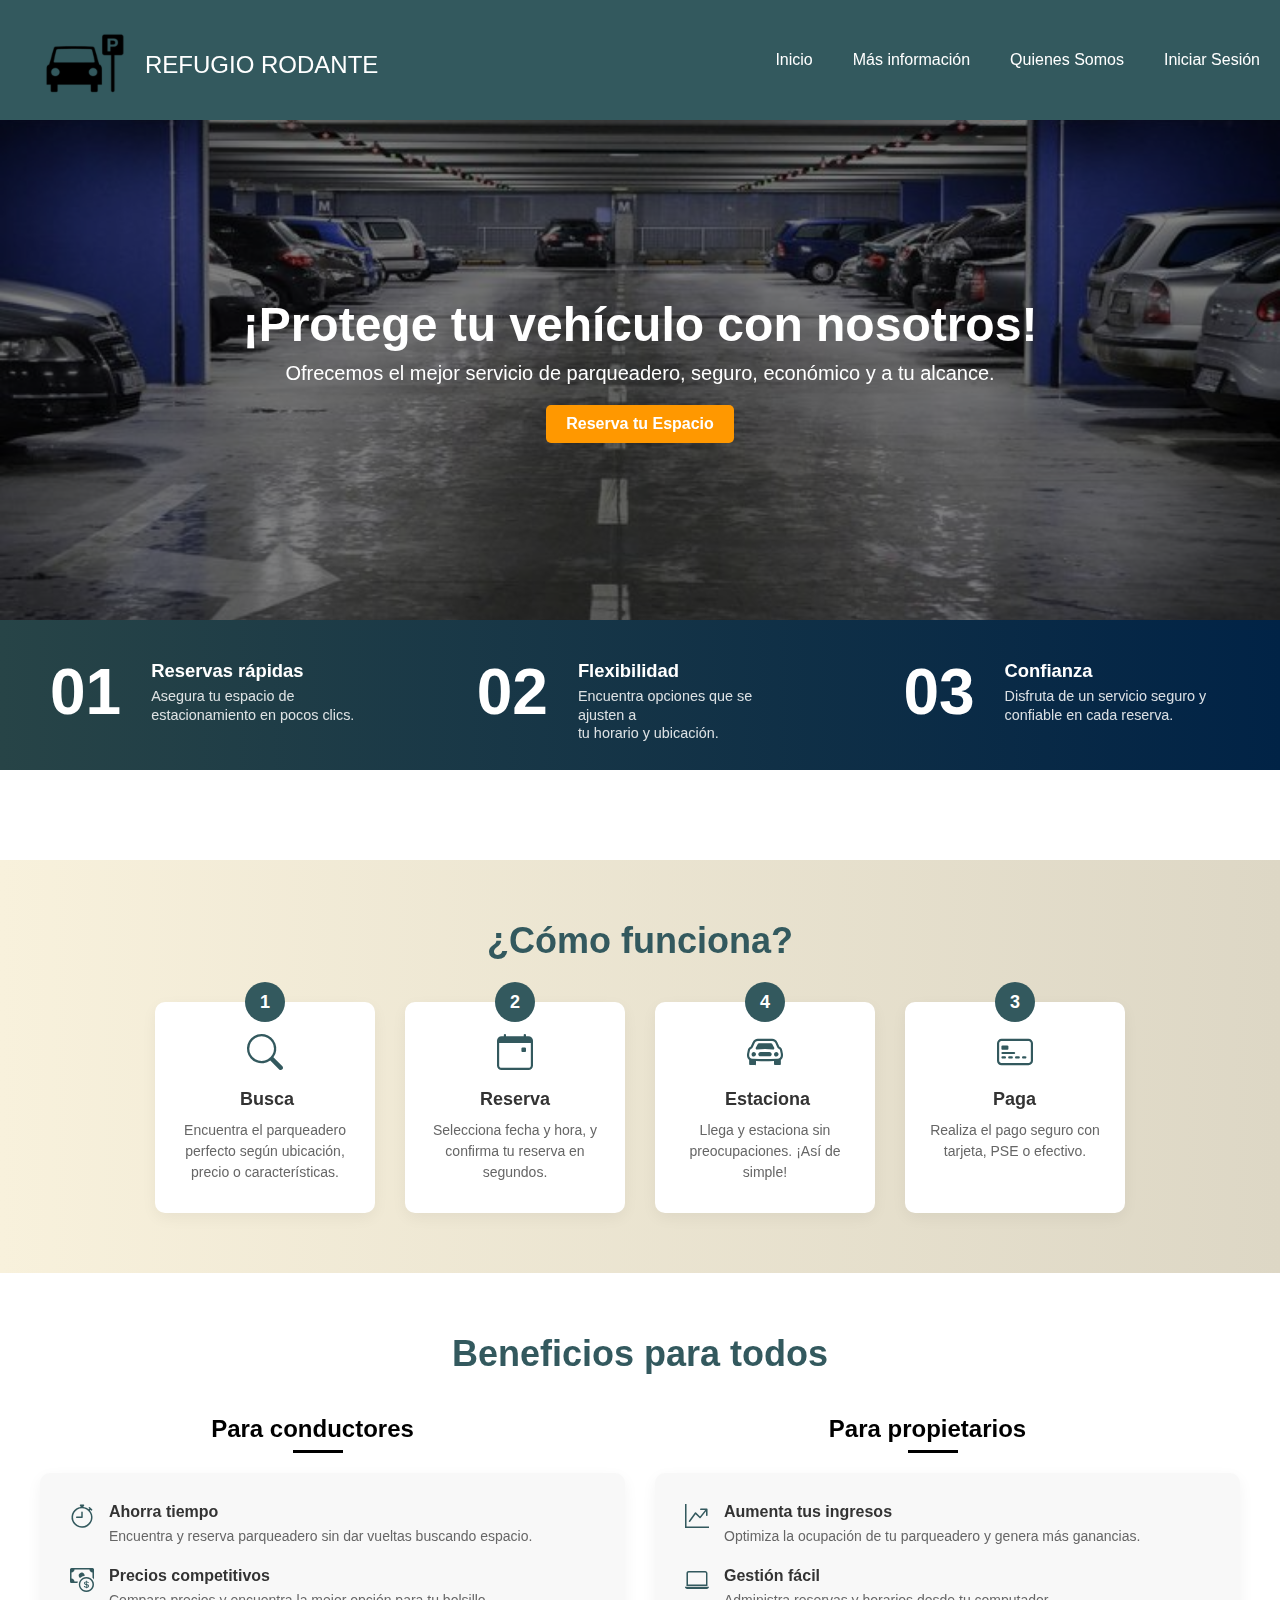
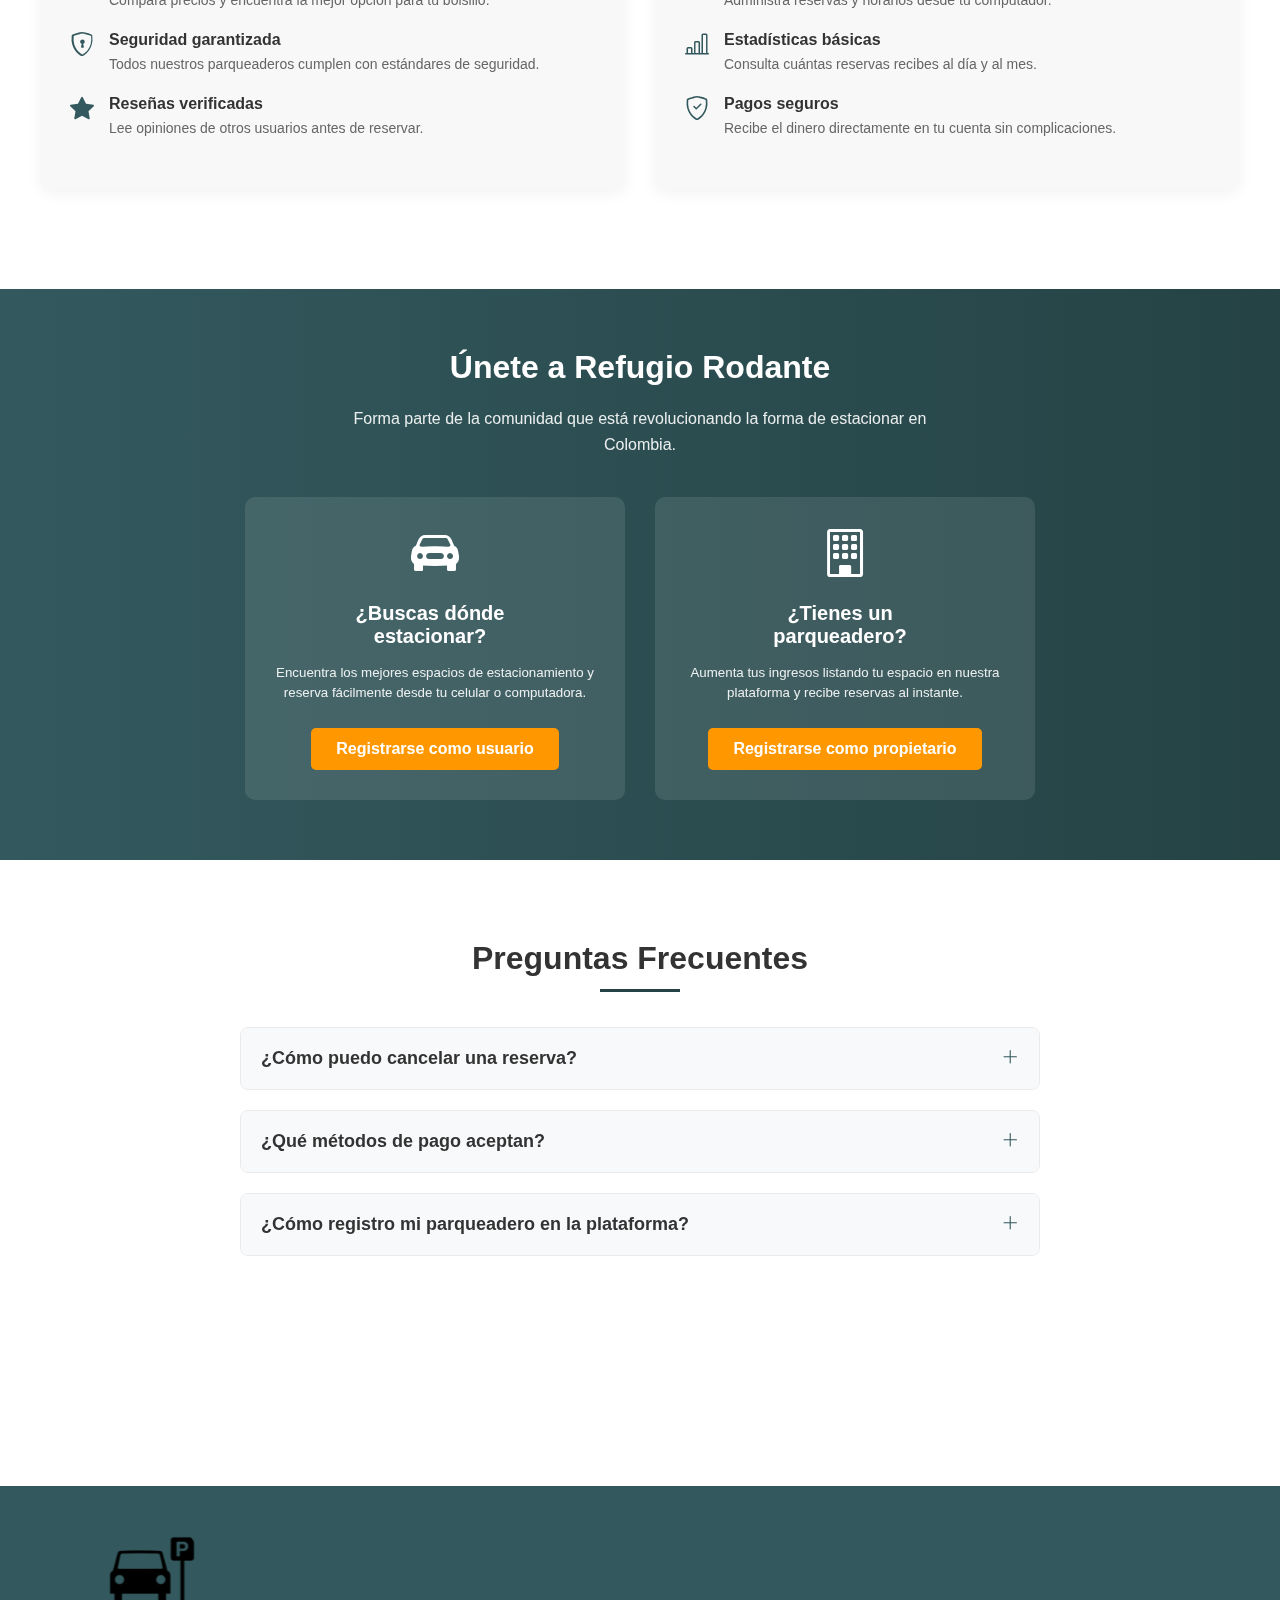
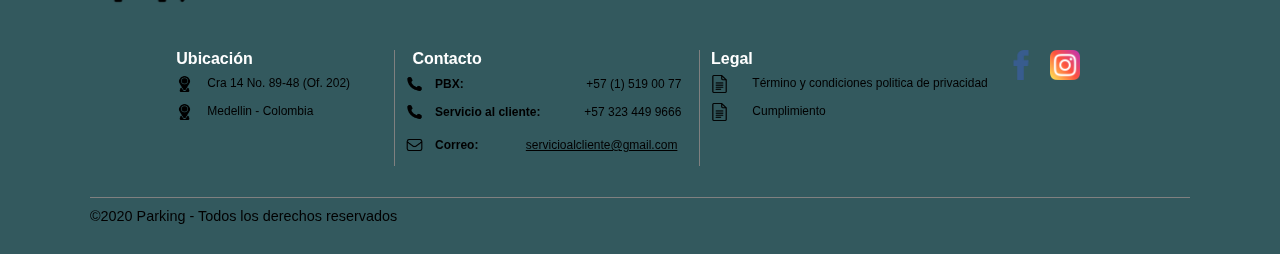
<file: index.html>
<!DOCTYPE html>
<html lang="es">

<head>
    <meta charset="UTF-8">
    <meta name="viewport" content="width=device-width, initial-scale=1.0">
    <title> Inicio </title>
    <link rel="stylesheet" href="index.css">
    <link rel="shortcut icon" href="https://cdn.sstatic.net/Sites/es/img/favicon.ico?v=a8def514be8a">
    <link rel="stylesheet" href="https://cdn.jsdelivr.net/npm/bootstrap-icons@1.10.5/font/bootstrap-icons.css">
    <link rel="stylesheet" href="https://cdn.jsdelivr.net/npm/bootstrap-icons@1.10.5/font/bootstrap-icons.css">



</head>
<style>
    .hero {
        background-image: url('principal.png');
    }

    .nav-link-wrapper a {
        text-decoration: none;
        /* Quita el subrayado */
        color: white;
        /* Texto blanco */

        padding: 10px;
        transition: color 0.3s ease;
    }
</style>

<body>

    <header>
        <div class="logo-container">
            <div class="left-side">
                <a href=""><img src="refugiorodante2.png" alt="Logo"></a>
            </div>
            <div class="right-side">
                <h1>REFUGIO RODANTE</h1>
            </div>

            <!-- Botón de menú hamburguesa -->
            <div class="menu-toggle" id="menu-toggle">
                <div class="bar"></div>
                <div class="bar"></div>
                <div class="bar"></div>
            </div>
        </div>

        <!-- Enlaces de navegación -->
        <nav id="nav-menu" class="nav-links">
            <div class="nav-link-wrapper"><a href="index.html">Inicio</a></div>
            <div class="nav-link-wrapper"><a href="informacion.html">Más información</a></div>
            <div class="nav-link-wrapper"><a href="quienessomos.html">Quienes Somos</a></div>
            <div class="nav-link-wrapper"><a href="login.html">Iniciar Sesión</a></div>
            <!-- <div  class="nav-link-wrapper"><a href="index.php?pagina=registro">Registrarse</a></div> -->
        </nav>
    </header>

    <section class="hero">
        <div class="hero-content">
            <h1 style="color: white;">¡Protege tu vehículo con nosotros!</h1>
            <p style="color: white;">Ofrecemos el mejor servicio de parqueadero, seguro, económico y a tu alcance.</p>
            <a href="login.html" class="btn">Reserva tu Espacio</a>
        </div>
    </section>

    <!-- ================================1,2,3================================== -->

    <div class="banner-ventajas">
        <div class="ventaja">
            <div class="numero">01</div>
            <div class="contenido">
                <div class="titulo">Reservas rápidas</div>
                <div class="descripcion">Asegura tu espacio de
                    estacionamiento en pocos clics.</div>
            </div>
        </div>

        <div class="ventaja">
            <div class="numero">02</div>
            <div class="contenido">
                <div class="titulo">Flexibilidad</div>
                <div class="descripcion">Encuentra opciones que se ajusten a
                    tu horario y ubicación.</div>
            </div>
        </div>

        <div class="ventaja">
            <div class="numero">03</div>
            <div class="contenido">
                <div class="titulo">Confianza</div>
                <div class="descripcion">Disfruta de un servicio seguro y
                    confiable en cada reserva.</div>
            </div>
        </div>
    </div>

    <br><br><br><br><br>

    <!-- CÓMO FUNCIONA -->
    <section class="como-funciona">
        <h2 class="titulo-seccion">¿Cómo funciona?</h2>
        <div class="contenedor-pasos">
            <div class="paso">
                <div class="numero-paso">1</div>
                <div class="icono-paso"><i class="bi bi-search"></i></div>
                <h3 class="titulo-paso" style="margin-left: 65px;">Busca</h3>
                <p class="descripcion-paso">Encuentra el parqueadero perfecto según ubicación, precio o características.</p>
            </div>
            <div class="paso">
                <div class="numero-paso">2</div>
                <div class="icono-paso"><i class="bi bi-calendar-event"></i></div>
                <h3 class="titulo-paso" style="margin-left: 55px;">Reserva</h3>
                <p class="descripcion-paso">Selecciona fecha y hora, y confirma tu reserva en segundos.</p>
            </div>
            <div class="paso">
                <div class="numero-paso">4</div>
                <div class="icono-paso"><i class="bi bi-car-front"></i></div>
                <h3 class="titulo-paso" style="margin-left: 50px;">Estaciona</h3>
                <p class="descripcion-paso">Llega y estaciona sin preocupaciones. ¡Así de simple!</p>
            </div>
            <div class="paso">
                <div class="numero-paso">3</div>
                <div class="icono-paso"><i class="bi bi-credit-card-2-front"></i></div>
                <h3 class="titulo-paso" style="margin-left: 68px;">Paga</h3>
                <p class="descripcion-paso">Realiza el pago seguro con tarjeta, PSE o efectivo.</p>
            </div>
        </div>
    </section>


    <!-- =======================================BENEFICIOS=================================== -->
    <section class="beneficios">
        <h2 class="titulo-seccion">Beneficios para todos</h2>
        <div class="contenedor-beneficios">
            <div class="columna-beneficio">
                <h3 class="titulo-beneficio">Para conductores</h3>
                <div class="lista-beneficios">
                    <div class="item-beneficio">
                        <div class="icono-beneficio"><i class="bi bi-stopwatch"></i></div>
                        <div class="texto-beneficio">
                            <h4>Ahorra tiempo</h4>
                            <p>Encuentra y reserva parqueadero sin dar vueltas buscando espacio.</p>
                        </div>
                    </div>
                    <div class="item-beneficio">
                        <div class="icono-beneficio"><i class="bi bi-cash-coin"></i></div>
                        <div class="texto-beneficio">
                            <h4>Precios competitivos</h4>
                            <p>Compara precios y encuentra la mejor opción para tu bolsillo.</p>
                        </div>
                    </div>
                    <div class="item-beneficio">
                        <div class="icono-beneficio"><i class="bi bi-shield-lock"></i></div>
                        <div class="texto-beneficio">
                            <h4>Seguridad garantizada</h4>
                            <p>Todos nuestros parqueaderos cumplen con estándares de seguridad.</p>
                        </div>
                    </div>
                    <div class="item-beneficio">
                        <div class="icono-beneficio"><i class="bi bi-star-fill"></i></div>
                        <div class="texto-beneficio">
                            <h4>Reseñas verificadas</h4>
                            <p>Lee opiniones de otros usuarios antes de reservar.</p>
                        </div>
                    </div>
                </div>
            </div>
            <div class="columna-beneficio">
                <h3 class="titulo-beneficio">Para propietarios</h3>
                <div class="lista-beneficios">
                    <div class="item-beneficio">
                        <div class="icono-beneficio"><i class="bi-graph-up-arrow"></i></div>
                        <div class="texto-beneficio">
                            <h4>Aumenta tus ingresos</h4>
                            <p>Optimiza la ocupación de tu parqueadero y genera más ganancias.</p>
                        </div>
                    </div>
                    <div class="item-beneficio">
                        <div class="icono-beneficio"><i class="bi-laptop"></i></div>
                        <div class="texto-beneficio">
                            <h4>Gestión fácil</h4>
                            <p>Administra reservas y horarios desde tu computador.</p>
                        </div>
                    </div>
                    <div class="item-beneficio">
                        <div class="icono-beneficio"><i class="bi-bar-chart-line"></i></div>
                        <div class="texto-beneficio">
                            <h4>Estadísticas básicas</h4>
                            <p>Consulta cuántas reservas recibes al día y al mes.</p>
                        </div>
                    </div>
                    <div class="item-beneficio">
                        <div class="icono-beneficio"><i class="bi-shield-check"></i></div>
                        <div class="texto-beneficio">
                            <h4>Pagos seguros</h4>
                            <p>Recibe el dinero directamente en tu cuenta sin complicaciones.</p>
                        </div>
                    </div>
                </div>
            </div>
        </div>
    </section>



    <!-- REGISTRO DUAL -->
    <section class="seccion-registro">
        <h2 class="titulo-registro">Únete a Refugio Rodante</h2>
        <p class="descripcion-registro">Forma parte de la comunidad que está revolucionando la forma de estacionar en Colombia.</p>
        <div class="opciones-registro">
            <div class="opciones-registro">
                <div class="opcion-registro">
                    <div class="icono-registro">
                        <i class="bi bi-car-front-fill"></i>
                    </div>
                    <h3 class="titulo-opcion-registro">¿Buscas dónde estacionar?</h3>
                    <p class="descripcion-opcion-registro">
                        Encuentra los mejores espacios de estacionamiento y reserva fácilmente desde tu celular o computadora.
                    </p>
                    <a href="login.html" class="boton-registro">Registrarse como usuario</a>
                </div>
                <div class="opcion-registro">
                    <div class="icono-registro">
                        <i class="bi bi-building"></i>
                    </div>
                    <h3 class="titulo-opcion-registro">¿Tienes un parqueadero?</h3>
                    <p class="descripcion-opcion-registro">
                        Aumenta tus ingresos listando tu espacio en nuestra plataforma y recibe reservas al instante.
                    </p>
                    <a href="informacion.html" class="boton-registro">Registrarse como propietario</a>
                </div>
            </div>
        </div>
    </section>



    <!-- Sección de preguntas frecuentes -->
    <section class="seccion-preguntas">
        <h2 class="titulo-preguntas">Preguntas Frecuentes</h2>
        <div class="contenedor-preguntas">
            <div class="item-pregunta">
                <div class="pregunta">
                    <h3>¿Cómo puedo cancelar una reserva?</h3>
                    <i class="bi bi-plus-lg"></i>
                </div>
                <div class="respuesta">
                    <p>Puedes cancelar tu reserva hasta 2 horas antes de la hora programada sin costo alguno. Solo ingresa a tu cuenta, ve a "Mis reservas" y selecciona la opción "Cancelar".</p>
                </div>
            </div>

            <div class="item-pregunta">
                <div class="pregunta">
                    <h3>¿Qué métodos de pago aceptan?</h3>
                    <i class="bi bi-plus-lg"></i>
                </div>
                <div class="respuesta">
                    <p>Aceptamos pagos con tarjetas de crédito/débito, transferencias PSE y en efectivo directamente en el parqueadero (sujeto a las políticas de cada establecimiento).</p>
                </div>
            </div>

            <div class="item-pregunta">
                <div class="pregunta">
                    <h3>¿Cómo registro mi parqueadero en la plataforma?</h3>
                    <i class="bi bi-plus-lg"></i>
                </div>
                <div class="respuesta">
                    <p>Para registrar tu parqueadero, haz clic en "Registrarse como propietario", completa el formulario con los datos de tu establecimiento y sube los documentos requeridos. Nuestro equipo revisará tu solicitud en un plazo de 48 horas.</p>
                </div>
            </div>
        </div>
    </section>


    <br><br><br><br><br>


    <!-- ==============================================FOOTER============================================0 -->
    <footer class="footer">
        <div class="container">
            <div class="logo">
                <img src="refugiorodante2.png" alt="Parking Logo">
            </div>

            <div class="content">
                <div class="ubicacion">
                    <h3>Ubicación</h3>
                    <p><img src="maps.png" alt="Ubicación" class="icon"> Cra 14 No. 89-48 (Of. 202)</p>
                    <p><img src="maps.png" alt="Ciudad" class="icon"> Medellin - Colombia</p>
                </div>

                <div class="contact">
                    <h3>Contacto</h3>
                    <p><img src="celular.png" alt="PBX" class="icon"> <span> PBX: </span> +57 (1) 519 00 77</p>
                    <p><img src="celular.png" alt="Servicio al cliente" class="icon"> <span>Servicio al cliente:</span> +57 323 449 9666</p>
                    <p><img src="correo.png" alt="Correo" class="icon"> <span>Correo:</span> <a href="mailto:servicioalcliente@parking.net.co">servicioalcliente@gmail.com </a></p>
                </div>

                <div class="legal">
                    <h3>Legal</h3>
                    <p><img src="icono doc.png" class="icon"> <a href="termino-y-condiciones.html">Término y condiciones politica de privacidad </a></p>
                    <p><img src="icono doc.png" alt="Cumplimiento" class="icon"> <a href="#">Cumplimiento</a></p>
                </div>

                <div class="social">
                    <a href="https://web.facebook.com/gaming/play/?store_visit_source=gaming_tab"><img src="facebook.png" alt="Facebook"></a>
                    <a href="https://www.instagram.com/"><img src="instagram.png" alt="Instagram"></a>
                </div>
            </div>

            <div class="copyright">
                <p style="color: black;">©2020 Parking - Todos los derechos reservados</p>
            </div>
        </div>
    </footer>

    <script src="bilboard.js"></script>



</body>

</html>
</file>
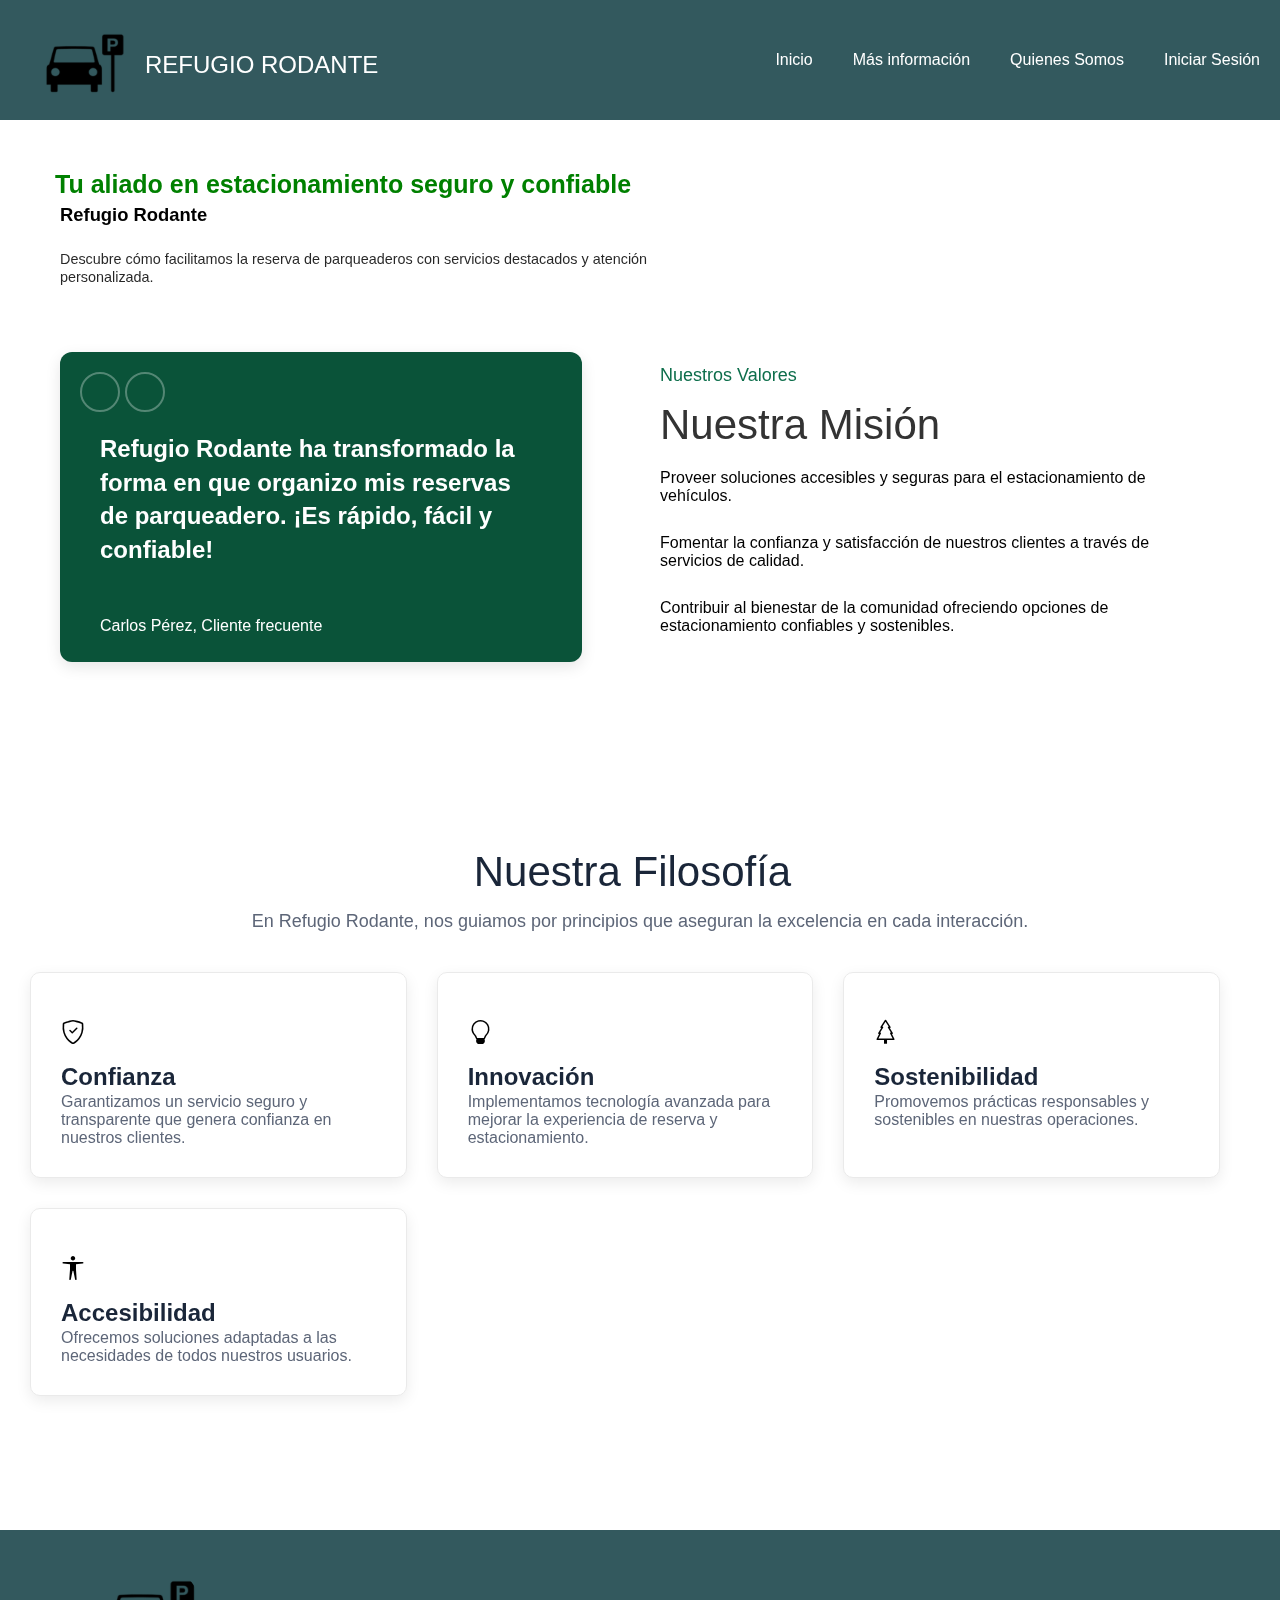
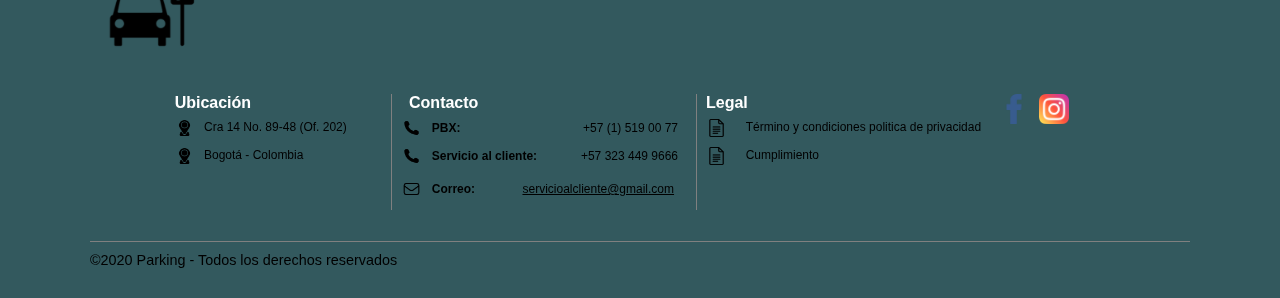
<file: quienessomos.html>
<!DOCTYPE html>
<html lang="es">

<head>
    <meta charset="UTF-8">
    <meta name="viewport" content="width=device-width, initial-scale=1.0">
    <title>Quiénes Somos </title>
    <link rel="stylesheet" href="quienessomos.css">
    <link rel="stylesheet" href="index.css">
    <link href="https://cdn.jsdelivr.net/npm/bootstrap-icons@1.10.5/font/bootstrap-icons.css" rel="stylesheet">

</head>
<style>
    .nav-link-wrapper a {
        text-decoration: none;
        color: white;
        padding: 10px;
        transition: color 0.3s ease;
    }

    @media (max-width: 768px) {
        .titulo {
            margin-left: -40px;
            margin-top: 10px;
            font-size: 20px;
            font-weight: normal;
        }

        .descripcion {
            margin-left: -40px;
            font-size: 15px;
            width: 118%;
        }
    }
</style>



<body>
    <header>
        <div class="logo-container">
            <div class="left-side">
                <a href=""><img src="refugiorodante2.png" alt="Logo"></a>
            </div>
            <div class="right-side">
                <h1>REFUGIO RODANTE</h1>
            </div>

            <!-- Botón de menú hamburguesa -->
            <div class="menu-toggle" id="menu-toggle">
                <div class="bar"></div>
                <div class="bar"></div>
                <div class="bar"></div>
            </div>
        </div>

        <!-- Enlaces de navegación -->
        <nav id="nav-menu" class="nav-links">
            <div class="nav-link-wrapper"><a href="index.html">Inicio</a></div>
            <div class="nav-link-wrapper"><a href="informacion.html">Más información</a></div>
            <div class="nav-link-wrapper"><a href="quienessomos.html">Quienes Somos</a></div>
            <div class="nav-link-wrapper"><a href="login.html">Iniciar Sesión</a></div>
            <!-- <div class="nav-link-wrapper"><a href="index.php?pagina=registro">Registrarse</a></div> -->
        </nav>
    </header>



    <div class="tu-aliado">
        <h3 class="subtitulo">Tu aliado en estacionamiento seguro y confiable</h3>
        <h1 class="titulo">Refugio Rodante</h1>
        <p class="descripcion">
            Descubre cómo facilitamos la reserva de parqueaderos con servicios destacados y atención personalizada.
        </p>
    </div>

    </head>

    <body>
        <div class="comentario">
            <div class="testimonial-section">
                <div class="quote-circles">
                    <div class="circle"></div>
                    <div class="circle"></div>
                </div>
                <div class="quote">
                    Refugio Rodante ha transformado la forma en que organizo mis reservas de parqueadero. ¡Es rápido, fácil y confiable!
                </div>
                <div class="client-info">
                    Carlos Pérez, Cliente frecuente
                </div>
            </div>



            <div class="mission-section">
                <h3 class="section-title">Nuestros Valores</h3>
                <h1 class="main-title">Nuestra Misión</h1>

                <p class="mission-text">
                    Proveer soluciones accesibles y seguras para el estacionamiento de vehículos.
                </p>

                <p class="mission-text">
                    Fomentar la confianza y satisfacción de nuestros clientes a través de servicios de calidad.
                </p>

                <p class="mission-text">
                    Contribuir al bienestar de la comunidad ofreciendo opciones de estacionamiento confiables y sostenibles.
                </p>


            </div>
        </div>
        <br><br><br><br><br><br><br>

        <!-- ==================================FILOSOFIA================================== -->


        <div class="contenedor">
            <div class="encabezado">
                <h1 style="margin-left: -15px;">Nuestra Filosofía</h1>
                <p>En Refugio Rodante, nos guiamos por principios que aseguran la excelencia en cada interacción.</p>
            </div>

            <div class="rejilla-filosofia">
                <div class="tarjeta-filosofia">
                    <div class="contenedor-icono">
                        <i class="bi bi-shield-check"></i>
                    </div>
                    <h2>Confianza</h2>
                    <p>Garantizamos un servicio seguro y transparente que genera confianza en nuestros clientes.</p>
                </div>

                <div class="tarjeta-filosofia">
                    <div class="contenedor-icono">
                        <i class="bi bi-lightbulb"></i>
                    </div>
                    <h2>Innovación</h2>
                    <p>Implementamos tecnología avanzada para mejorar la experiencia de reserva y estacionamiento.</p>
                </div>

                <div class="tarjeta-filosofia">
                    <div class="contenedor-icono">
                        <i class="bi bi-tree"></i>
                    </div>
                    <h2>Sostenibilidad</h2>
                    <p>Promovemos prácticas responsables y sostenibles en nuestras operaciones.</p>
                </div>

                <div class="tarjeta-filosofia">
                    <div class="contenedor-icono">
                        <i class="bi bi-universal-access"></i>
                    </div>
                    <h2>Accesibilidad</h2>
                    <p>Ofrecemos soluciones adaptadas a las necesidades de todos nuestros usuarios.</p>
                </div>
            </div>
        </div>




        <br><br><br>




        <!-- ==============================================FOOTER============================================0 -->

        <style>
            .logo img {
                transform: scale(1.5);
                margin-bottom: 20px;
                margin: 20px;
                border-radius: 5px;
            }
        </style>
        <!--==============================================FOOTER============================================0 -->
        <footer class="footer">
            <div class="container">
                <div class="logo">
                    <img src="refugiorodante2.png" style="border-radius: 60px;" alt="Parking Logo">
                </div>
                <div class="content">
                    <div class="ubicacion">
                        <h3>Ubicación</h3>
                        <p><img src="maps.png" alt="Ubicación" class="icon">Cra 14 No. 89-48 (Of. 202)</p>
                        <p><img src="maps.png" alt="Ciudad" class="icon">Bogotá - Colombia</p>
                    </div>
                    <div class="contact">
                        <h3>Contacto</h3>
                        <p><img src="celular.png" alt="PBX" class="icon"><span>PBX: </span>+57 (1) 519 00 77</p>
                        <p><img src="celular.png" alt="Servicio al cliente" class="icon"><span>Servicio al cliente:</span>+57 323 449 9666</p>
                        <p><img src="correo.png" alt="Correo" class="icon"><span>Correo:</span><a href="mailto:servicioalcliente@parking.net.co">servicioalcliente@gmail.com </a></p>
                    </div>
                    <div class="legal">
                        <h3>Legal</h3>
                        <p><img src="icono doc.png" class="icon"><a href="termino-y-condiciones.html">Término y condiciones politica de privacidad </a></p>
                        <p><img src="icono doc.png" alt="Cumplimiento" class="icon"><a href="#">Cumplimiento</a></p>
                    </div>
                    <div class="social"><a href="https://web.facebook.com/gaming/play/?store_visit_source=gaming_tab"><img src="facebook.png" alt="Facebook"></a><a href="https://www.instagram.com/"><img src="instagram.png" alt="Instagram"></a></div>
                </div>
                <div class="copyright">
                    <p>©2020 Parking - Todos los derechos reservados</p>
                </div>
            </div>
        </footer>

  <script src="bilboard.js"></script>
    </body>

</html>
</file>
<file: index.css>
* {
  margin: 0;
  padding: 0;
  box-sizing: border-box;
  font-family: Arial, Helvetica, sans-serif;
}


body {
  overflow-x: hidden;
  background: url('http://subtlepatterns.subtlepatterns.netdna-cdn.com/patterns/noisy_net.png') repeat;
  margin: 0;
  padding: 0;
  /* background-color: #ddd7c5; */

}

/* Estilos del botón hamburguesa */
.menu-toggle {
  display: none;
  flex-direction: column;
  cursor: pointer;
  padding: 10px;
  z-index: 1001;

}

.menu-toggle .bar {
  width: 25px;
  height: 3px;
  background-color: white;
  margin: 4px 0;
  transition: 0.4s;


}

/* Menú normal en escritorio */
.nav-links {
  display: flex;
  gap: 20px;
  text-decoration: none;
  color: white;
  margin-right: -10px;


}

/* Responsive  de la narra de navegacion */
@media (max-width: 768px) {
  .menu-toggle {
    display: flex;
    position: absolute;
    right: 20px;
    top: 20px;

  }

  .nav-links {
    display: none;
    flex-direction: column;
    position: absolute;
    top: 70px;
    right: 10px;
    background-color: #333;
    padding: 15px;
    border-radius: 8px;
    z-index: 999;

  }

  .nav-links.show {
    display: flex;

  }

  .nav-link-wrapper a {
    color: white;
    padding: 10px 0;
    display: block;
    text-decoration: none;
  }

  .right-side h1 {
    font-size: 20px;
  }

  .logo-container {
    flex-direction: row;
    justify-content: space-between;
    align-items: center;
    position: relative;
  }
}

header {
  display: flex;
  justify-content: space-between;
  align-items: center;
  margin: 0px;
  padding: 10px 20px;
  background-color: #33595e;
  text-decoration: none;
}

.logo-container {
  display: flex;
  align-items: center;
  padding: 10px;
}

.left-side img {
  max-height: 80px; /* Ajusta según el tamaño de tu logo */
  width: auto;
}

.right-side {
  margin-left: 15px; 
}

.right-side h1 {
  margin: 0;
  font-size: 24px;
  color: white; 
  margin-top: 10px;
  font-weight: normal;
}

.right-side p {
  margin: 5px 0 0 0;
  font-size: 14px;
  color: #cccccc; 
}



header .left-side a img {
  width: 100px;
  margin: auto;
  display: block;
  max-width: 100%;
  mix-blend-mode: multiply; /* nueva etiqueta desbloqueada - quita bordes */
}



header .right-side {
  display: flex;
}



header .right-side .nav-link-wrapper {
  margin-left: 40px;
}


header .right-side .nav-link-wrapper a {
  color: rgb(255, 255, 255);
  text-decoration: none;
  font-size: 16px;
  font-family: 'Viga', sans-serif;
}
.logo img {
  transform: scale(1.5);
  margin-bottom: 20px;
  margin: 20px;
}

.hero {
  position: relative;
  width: 100%;
  height: 500px;
  background-image: url('img/principal.png');
  background-size: cover;
  background-position: center;
  display: flex;
  align-items: center;
  justify-content: center;
  text-align: center;
  color: white;

}

.hero::before {
  content: "";
  position: absolute;
  top: 0;
  left: 0;
  width: 100%;
  height: 100%;
  background: rgba(0, 0, 0, 0.5);
}

.hero-content {
  position: relative;
  z-index: 1;
}

.btn {
  display: inline-block;
  padding: 10px 20px;
  color: black;

  text-decoration: none;
  font-weight: bold;
  border-radius: 5px;
  transition: 0.3s;
}


.btn:hover {
  background: #0056b3;
}




/* ==========================1,2,3====================== */
.banner-ventajas {
  display: flex;
  justify-content: space-between;
  background-color: #002761;
  color: white;
  padding: 40px 0;
  width: 100%;
  font-family: -apple-system, BlinkMacSystemFont, 'Segoe UI', Roboto, Oxygen, Ubuntu, Cantarell, 'Open Sans', 'Helvetica Neue', sans-serif;
  height: 150px;
  background: linear-gradient(90deg, rgb(39, 68, 71), rgb(1, 35, 70));

}

.ventaja {
  display: flex;
  padding: 0 20px;
  width: 33.33%;
}

.numero {
  font-size: 4rem;
  font-weight: bold;
  margin-right: 30px;
  line-height: 1;
  margin-left: 30px;


}

.contenido {
  display: flex;
  flex-direction: column;
}

.titulo {
  font-size: 1.15rem;
  font-weight: bold;
  margin-bottom: 5px;

}

.descripcion {
  font-size: 0.9rem;
  opacity: 0.85;
  white-space: pre-line;
  line-height: 1.3;
  margin-right: 40px;
}


/* este es es responsive de los 1 , 2,3  */
@media (max-width: 768px) {
  .banner-ventajas {
    flex-direction: column;
    justify-content: flex-start;
    padding: 15px 5px;
    overflow-x: hidden;
    height: auto;
  }

  .ventaja {
    flex: 0 0 auto;
    display: flex;
    flex-direction: row; /* Cambiado a row para poner elementos en línea */
    align-items: center; 
    padding: 10px 5px;
    width: 100%;
    margin-bottom: 15px;
  }

  .numero {
    font-size: 2.5rem;
    margin-bottom: 0;
    text-align: left;
    margin-right: 15px; 
  }

  .contenido {
    width: auto;
    text-align: left;
  }

  .titulo {
    font-size: 0.9rem;
    margin-bottom: 5px;
    font-weight: bold;
    margin-left: 0;
    
  }

  .descripcion {
    font-size: 0.7rem;
    line-height: 1.2;
    margin-left: 0;
    
  }
}


/* ==============================COMO FUNCIONA============================= */

.como-funciona {
  background: linear-gradient(90deg, #f8f1dc, #ddd7c5);
  padding: 60px 20px;
  text-align: center;
}

.contenedor-pasos {
  display: flex;
  justify-content: center;
  gap: 30px;
  flex-wrap: wrap;
  margin-top: 40px;
  max-width: 1200px;
  margin-left: auto;
  margin-right: auto;
}

.paso {
  background: white;
  border-radius: 10px;
  padding: 30px 20px;
  box-shadow: 0 5px 15px rgba(0, 0, 0, 0.05);
  flex: 1;
  min-width: 220px;
  position: relative;
  text-align: center;
  max-width: 220px;
}

.numero-paso {
  position: absolute;
  top: -20px;
  left: 50%;
  transform: translateX(-50%);
  background: #33595e;
  color: white;
  width: 40px;
  height: 40px;
  border-radius: 50%;
  display: flex;
  align-items: center;
  justify-content: center;
  font-weight: bold;
  font-size: 18px;
}

.icono-paso {
  font-size: 36px;
  margin-bottom: 15px;
  color: #33595e;
}

.titulo-paso {
  font-size: 18px;
  margin-bottom: 10px;
  color: #333;
  text-align: center;
  margin-left: 62px;
}

.descripcion-paso {
  font-size: 14px;
  color: #666;
  line-height: 1.5;
}
.icono-paso i {
font-size: 36px;
color: #33595e;
}

/* =============================BENEFICIOS PARA TODO===============================*/

 /* Sección de beneficios */
 .titulo-seccion {
  text-align: center;
  font-size: 36px;
  margin-bottom: 40px;
  color: #33595e;
}

.beneficios {
  padding: 60px 20px;
  background: #fff;
}

.contenedor-beneficios {
  display: flex;
  flex-wrap: wrap;
  justify-content: center;
  gap: 30px;
  max-width: 1200px;
  margin: 0 auto 40px;
}

.columna-beneficio {
  flex: 1;
  min-width: 280px;
}

.titulo-beneficio {
  font-size: 24px;
  margin-bottom: 20px;
  color: black;
  text-align: center;
  position: relative;
  padding-bottom: 10px;
  margin-left: 50px;
}

.titulo-beneficio::after {
  content: '';
  position: absolute;
  bottom: 0;
  left: 50%;
  transform: translateX(-50%);
  width: 50px;
  height: 3px;
  background: black;
  margin-left: -40px;
}

.lista-beneficios {
  background: #f8f8f8;
  border-radius: 10px;
  padding: 30px;
  box-shadow: 0 5px 15px rgba(0, 0, 0, 0.05);
}

.item-beneficio {
  display: flex;
  align-items: flex-start;
  margin-bottom: 20px;
}

.icono-beneficio {
  margin-right: 15px;
  color: #33595e;
  font-size: 24px;
  min-width: 24px;
}

.texto-beneficio h4 {
  margin-top: 0;
  margin-bottom: 5px;
  color: #333;
}

.texto-beneficio p {
  margin: 0;
  color: #666;
  font-size: 14px;
  line-height: 1.5;
}




/* ===================================SESION DE REGISTRO================================ */
.seccion-registro {
  padding: 60px 20px;
  background: linear-gradient(90deg, #33595e, #254345);
  color: white;
  text-align: center;
}

.titulo-registro {
  font-size: 32px;
  margin-bottom: 20px;
}

.descripcion-registro {
  max-width: 600px;
  margin: 0 auto 40px;
  font-size: 16px;
  line-height: 1.6;
  opacity: 0.9;
}

.opciones-registro {
  display: flex;
  justify-content: center;
  gap: 30px;
  flex-wrap: wrap;
  max-width: 900px;
  margin: 0 auto;
}

.opcion-registro {
  background: rgba(255, 255, 255, 0.1);
  border-radius: 10px;
  padding: 30px;
  flex: 1;
  min-width: 280px;
  max-width: 380px;
  transition: transform 0.3s ease;
  text-align: center;
}

.opcion-registro:hover {
  transform: scale(1.05);
}

.icono-registro {
  font-size: 48px;
  margin-bottom: 20px;
}

.titulo-opcion-registro {
  font-size: 20px;
  margin-bottom: 15px;
  font-weight: bold;
  margin-left: 80px;
}

.descripcion-opcion-registro {
  font-size: 13.3px;
  margin-bottom: 25px;
  opacity: 0.9;
  line-height: 1.5;
}

.boton-registro {
  display: inline-block;
  background: #ff9800;
  color: white;
  padding: 12px 25px;
  border-radius: 5px;
  text-decoration: none;
  font-weight: bold;
  transition: background 0.3s ease;
}

.boton-registro:hover {
  background: #e68a00;
}


/* ======================ESTILOS PARA SECCIÓN DE PREGUNTAS FRECUENTES===================== */
.seccion-preguntas {
  padding: 80px 0;
  background-color: white;
}

.titulo-preguntas {
  text-align: center;
  font-size: 32px;
  margin-bottom: 50px;
  color: #333;
  position: relative;
}

.titulo-preguntas:after {
  content: '';
  position: absolute;
  bottom: -15px;
  left: 50%;
  transform: translateX(-50%);
  width: 80px;
  height: 3px;
  background-color: #264246;
}

.contenedor-preguntas {
  max-width: 800px;
  margin: 0 auto;
}

.item-pregunta {
  margin-bottom: 20px;
  border: 1px solid #eaeaea;
  border-radius: 8px;
  overflow: hidden;
}

.pregunta {
  display: flex;
  justify-content: space-between;
  align-items: center;
  padding: 20px;
  background-color: #f8f9fa;
  cursor: pointer;
  transition: background-color 0.3s ease;
}

.pregunta:hover {
  background-color: #e9ecef;
}

.pregunta h3 {
  margin: 0;
  font-size: 18px;
  color: #333;
}

.pregunta i {
  font-size: 18px;
  color: #33595e;
  transition: transform 0.3s ease;
}

.respuesta {
  padding: 0 20px;
  max-height: 0;
  overflow: hidden;
  transition: max-height 0.3s ease, padding 0.3s ease;
}

.item-pregunta.activo .respuesta {
  padding: 20px;
  max-height: 200px;
}

.item-pregunta.activo .pregunta i {
  transform: rotate(45deg);
}

/* Media queries para responsividad */
@media (max-width: 768px) {
  .pregunta h3 {
      font-size: 16px;
  }
}


/* =============================================FOOTER==================================== */
.footer {
  background-color: #33595e;
  /* Color verde claro */
  color: #000;
  padding: 30px 0;
  margin-top: 40px;
  font-family: Arial, Helvetica, sans-serif;
}

.logo img {
  height: 60px;
  margin-bottom: 20px;
  border-radius: 60px;
  mix-blend-mode: multiply;
}

.content {
  display: flex;
  justify-content: space-between;
  flex-wrap: wrap;
}

.container {
  max-width: 80%;
  margin: 50px auto;
  display: flex;
  flex-direction: column;
  align-items: center;
  text-align: center;
  width: 90%;
  max-width: 1100px;
  margin: 0 auto;
  font-family: Arial, Helvetica, sans-serif;
}

.section {
  flex: 1 1 200px;
  margin-bottom: 20px;
}

.section h3 {
  margin-top: 0;
  font-size: 1em;
}

.section p,
.section a {
  margin: 5px 0;
  text-decoration: none;
  color: #000000;
}

.app-links img {
  height: 30px;
  margin-right: 10px;

}

.social img {
  height: 30px;
  margin-left: 10px;
}

.copyright {
  text-align: left;
  margin-top: 1px;
  font-size: 0.9em;
  border-top: 1px solid grey;
  width: 100%;
  padding-top: 10px;
}

@media (max-width: 768px) {
  .content {
    flex-direction: column;
  }

  .section {
    flex: 1 1 auto;
  }
}

/* Ajustes de hover para enlaces */
.section a:hover,
.app-links a:hover,
.social a:hover {
  text-decoration: underline;
  text-decoration: none;
}


.container {
  display: flex;
  align-items: flex-start;
  justify-content: center;
  gap: 30px;
  /* Espaciado entre columnas */

}

.contact {
  padding-right: 40px;
  border-right: 1px solid grey;
  color: white;

}


.ubicacion {
  padding-right: 40px;
  /* Igual que en .contact */
  border-right: 1px solid grey;
  padding-left: 75px;
  color: white;
  font-size: 16px;
}

.legal {
  color: white;
  font-size: 16px;
}

h3 {
  padding-right: 90px;
  font-size: 16px;
}


.contact p,
.contact a,
.ubicacion p,
.ubicacion a,
.legal p,
.legal a {
  font-size: 12px; /* Reduce el tamaño del texto */
  margin: 4px 0; /* Ajusta los márgenes para reducir el espacio */
  padding: 3px 4px; /* Ajusta el espaciado interno */
  padding-left: 10px;
  text-align: left; /* Asegura que el texto esté alineado a la izquierda */
  color: black;
}

.contact h3 {
  padding-right: 160px;
}

.legal h3 {
  padding-right: 232px;
}

.legal a {
  text-decoration: none !important;
  color: black;
}

.contact p {
  display: flex;
  justify-content: space-between;
  align-items: center;
  gap: 1px;
}


/* ============================letras que estan adentro de contcato =========== */
.contact p {
  display: flex; 
  align-items: center; 
  justify-content: space-between; 
  width: 110%; 
}

.contact span {
  flex: 1; /* Hace que el texto ocupe el espacio disponible */
}

.contact p a,
.contact p span+span {
  margin-left: 10px; 
}

.contact span {
  font-weight: bold;

}

/* ============================letras que estan adentro de contcato =========== */

.icon {
  width: 19px;
  /* Tamaño pequeño */
  height: 18px;
  margin-right: 10px;
  
  vertical-align: middle;
}

.icon-social {
  width: 24px; /* Tamaño más grande para redes sociales */
  height: 14px;
  margin-right: 1px;
}

/* _______________________________________________________________________________________________ */
/* ________________________________________________________________________ */

.hero {
  background: url('') no-repeat center center/cover;
  color: white;
  text-align: center;
  padding: 100px 20px;
}


.hero-content h1 {
  font-size: 48px;
  margin-bottom: 10px;
}

.hero-content p {
  font-size: 20px;
  margin-bottom: 20px;
}

.hero-content .btn {
  display: inline-block;
  background-color: #ff9800;
  color: white;
  padding: 10px 20px;
  text-decoration: none;
  border-radius: 5px;
  font-weight: bold;
}

/*  responsive del footer  */
@media (max-width: 768px) {
  .ubicacion {
    display: flex;
    flex-wrap: wrap;
    align-items: center;
    margin-bottom: 15px;
    margin-left: -75px;
  }
  
  .ubicacion  h3 {
    width: 100%; /* El título ocupa toda la línea */
    margin-bottom: 10px;
    margin-left: -50px;
  }
  
  .ubicacion  p {
    display: inline-flex;
    align-items: center;
    margin-right: 15px; /* Espacio entre los elementos */
    margin-bottom: 5px;
    font-size: 0.85rem;
  }
  
  .ubicacion .icon {
    margin-right: 5px;
    width: 14px; /* Tamaño del icono ajustado para móvil */
    height: auto;
  }

  .contact h3  {
    margin-left: -50px;
  }
  .legal h3 {
    margin-left: -50px;
  }
}
</file>
<file: quienessomos.css>
* {
  margin: 0;
  padding: 0;
  box-sizing: border-box;
  font-family: Arial, Helvetica, sans-serif;
}


body {
  overflow-x: hidden;
  background: url('http://subtlepatterns.subtlepatterns.netdna-cdn.com/patterns/noisy_net.png') repeat; 
  margin: 0;
  padding: 0;

}

/* Estilos del botón hamburguesa */
.menu-toggle {
  display: none;
  flex-direction: column;
  cursor: pointer;
  padding: 10px;
  z-index: 1001;
 
}

.menu-toggle .bar {
  width: 25px;
  height: 3px;
  background-color: white;
  margin: 4px 0;
  transition: 0.4s;
  
 
}

/* Menú normal en escritorio */
.nav-links {
  display: flex;
  gap: 20px;
  text-decoration: none;
  color: white;
  margin-right: -10px;

  
}

/* Responsive */
@media (max-width: 768px) {
  .menu-toggle {
      display: flex;
      position: absolute;
      right: 20px;
      top: 20px;
     
  }

  .nav-links {
      display: none;
      flex-direction: column;
      position: absolute;
      top: 70px;
      right: 10px;
      background-color: #333;
      padding: 15px;
      border-radius: 8px;
      z-index: 999;
      
  }

  .nav-links.show {
      display: flex;
      
  }

  .nav-link-wrapper a {
      color: white;
      padding: 10px 0;
      display: block;
      text-decoration: none;
  }

  

  .right-side h1 {
      font-size: 20px;
  }

  .logo-container {
      flex-direction: row;
      justify-content: space-between;
      align-items: center;
      position: relative;
  }
}


header {
  display: flex;
  justify-content: space-between;
  align-items: center;
  margin: 0px;
  padding: 10px 20px;
  background-color:  #33595e;
  text-decoration: none;
}

.logo-container {
  display: flex;
  align-items: center;
  padding: 10px;
}

.left-side img {
  max-height: 80px; /* Ajusta según el tamaño de tu logo */
  width: auto;
}

.right-side {
  margin-left: 15px; /* Espacio entre el logo y el texto */
}

.right-side h1 {
  margin: 0;
  font-size: 24px;
  color: white; /* Color del texto que contrasta con el fondo oscuro */
  margin-top: 10px;
  font-weight: normal;
}

.right-side p {
  margin: 5px 0 0 0;
  font-size: 14px;
  color: #cccccc; /* Color más claro para el texto secundario */
}

header .left-side a img {
  width: 100px;
  margin: auto;
  display: block;
  max-width: 100%;
  mix-blend-mode: multiply; /* nueva etiqueta desbloqueada - quietra bordes */
}

header .right-side {
  display: flex;
}

header .right-side .nav-link-wrapper {
  margin-left: 40px;
}

header .right-side .nav-link-wrapper a {
  color: rgb(255, 255, 255);
  text-decoration: none;
  font-size: 16px;
  font-family: 'Viga', sans-serif;
}

.container {
  max-width: 80%;
  margin: 50px auto;
  display: flex;
  flex-direction: column;
  align-items: center;
  text-align: center;
}


.container .left-side {
  text-align: center;
  margin: 0px;
}


.container .left-side .area {
  font-size: 6.5em;
  color: #93ceff;
  letter-spacing: -2px;
  font-weight: 700;
  text-transform: uppercase;
  animation: blur 0.9s ease-out infinite;
  text-shadow: 0px 0px 2px #ffffff, 0px 0px 7px #fff;
  font-family: Impact;
}


.container .left-side h1 {
  font-size: 60px;
  letter-spacing: 2px;
  font-family: 'Viga', serif;
  color: rgb(65, 77, 245);
}


.container .left-side p {
  font-size: 20px;
  letter-spacing: 0.5px;
}

.container .right-side img {
  max-width: 50%;
}

.container .right-side .box {
  display: none;
}


.container .left-side a {
  display: inline-block;
  background: rgb(65, 77, 245);
  padding: 12px 18px;
  text-decoration: none;
  border-radius: 25px;
  color: white;
  margin-top: 15px;
  font-size: 17px;
  font-weight: bold;
}



/* ======================================TU ALIADO================================== */
.tu-aliado{
  text-align: left;
  padding: 20px;
  margin-left: 40px;
  font-family: sans-serif;
  margin-top: 30px;
}

.subtitulo {
  font-size: 25px;
  margin-bottom: 5px;
  margin-left: -5px;
  color: green;
  font-family: sans-serif;
}




.titulo{
  font-size: 25px; 
  font-weight: normal; 
  margin-bottom: -10px;
  font-weight: 10;
}


.descripcion {
  font-size: 18px;
  line-height: 1.5;
  color: rgb(0, 0, 0);
  font-weight: 300px;
  max-width: 600px;
  word-wrap: break-word;
}

/* =================================NUESTA MISION================================ */

:root {
  --primary-color: #0a5339;
  --secondary-color: #f8f9fa;
  --text-color: #333;
  --accent-color: #0d6e4b;
}



.comentario {
  width: 100%;
  max-width: 1200px;
  margin: 0 auto;
  padding: 20px;
  display: flex;
  flex-wrap: wrap;
  justify-content: space-between;
  align-items: center;
  margin-left: 40px;
  font-weight: normal;
}

.testimonial-section {
  width: 45%;
  height: 310px;
  background-color: var(--primary-color);
  color: white;
  padding: 40px;
  border-radius: 12px;
  position: relative;
  box-shadow: 0 5px 15px rgba(0,0,0,0.1);
  margin-top: 25px;
  font-weight: normal;

}

.quote {
  font-size: 24px;
  font-weight: bold;
  margin-bottom: 50px;
  line-height: 1.4;
  margin-top: 40px;
}

.client-info {
  font-size: 16px;
  margin-top: 30px;
}

.mission-section {
  width: 50%;
  padding: 20px;
  margin-bottom: -180px;
  font-weight: normal;
}

.section-title {
  color: var(--accent-color);
  font-size: 18px;
  margin-bottom: 15px;
  margin-top: -40px;
  font-weight: normal;
  margin-top: -140px;
}

.main-title {
  font-size: 42px;
  font-weight: bold;
  margin-bottom: 20px;
  color: var(--text-color);
  margin-left: 0px;
  font-weight: normal;
}

.mission-text {
  margin-bottom: 29px;
  font-size: 16px;
}

.stats-container {
  display: flex;
  justify-content: space-between;
  margin-top: 60px;
  border-top: 1px solid #eee;
  padding-top: 30px;
}

.stat-box {
  text-align: center;
}

.stat-title {
  font-size: 14px;
  color: #666;
  margin-bottom: 10px;
}

.stat-number {
  font-size: 28px;
  font-weight: bold;
  color: var(--text-color);
}

.quote-circles {
  position: absolute;
  top: 20px;
  left: 20px;
  display: flex;
}

.circle {
  width: 40px;
  height: 40px;
  border: 2px solid rgba(255,255,255,0.3);
  border-radius: 50%;
  margin-right: 5px;
}

/* Responsive de nuestro aliado y mision */
@media (max-width: 768px) {
  .subtitulo {
    white-space: normal;
    margin-left: -40px;
    margin-top: -40px;
    width: 490px  ; /* Compensa el margen negativo */
    overflow-wrap: break-word;
    margin-bottom: 10px;
    color: #33595e;
  }

  .titulo{
    margin-left: -120px;
    font-size: 30px;
    margin-top: 20px;
    
  }
  
  .descripcion{
    margin-left: -400px;
    color: #7a7a7a;
    width: 400px;
    margin-top: -20px;
  }

  .testimonial-section {
    width: 400%;
    margin-bottom: 20px;
    height: auto; /* Ajusta la altura automáticamente */
    margin-left: -40px;
    margin-top: -10px;
    
  }

  .mission-section {
    width: 100%;
    margin-left: -50px;
    margin-top: 110px;    
  }

  .container {
    flex-direction: column;
  } 

.testimonial-section, .mission-section {
    width: 100%;
    margin-bottom: 30px;
  }

.stats-container {
    flex-wrap: wrap;
  }

.stat-box {
    width: 50%;
    margin-bottom: 2px;
  }

}



/* =====================================FILOSOFIA============================================= */
.contenedor {
  max-width: 1200px;
  margin: 0 auto;
  padding: 40px 20px;
  text-align: center;
}

.encabezado {
  margin-bottom: 30px;
}

.encabezado h1 {
  font-size: 42px;
  color: #1a2639;
  margin-bottom: 15px;
  font-weight: 500;
}

.encabezado p {
  font-size: 18px;
  color: #5d6678;
  max-width: 800px;
  margin: 0 auto;
}

.rejilla-filosofia {
  display: grid;
  grid-template-columns: repeat(auto-fit, minmax(300px, 1fr));
  gap: 30px;
  margin-top: 40px;
  margin-left: -30px;
}

.tarjeta-filosofia {
  background-color: #ffffff;
  border-radius: 10px;
  padding: 30px;
  box-shadow: 0 5px 15px rgba(0, 0, 0, 0.08);
  transition: transform 0.3s ease, box-shadow 0.3s ease;
  border: 1px solid #eaeaea;
  height: 100%;
  display: flex;
  flex-direction: column;
  align-items: flex-start;
  text-align: left;
}

.tarjeta-filosofia:hover {
  transform: translateY(-5px);
  box-shadow: 0 10px 20px rgba(0, 0, 0, 0.12);
}

.contenedor-icono {
  border-radius: 50%;
  width: 60px;
  height: 60px;
  display: flex;
  align-items: center;
  justify-content: center;
  margin-bottom: 20px;
}

h2{
  margin-top: -20px;
  font-weight: 550;
}

.tarjeta-filosofia h2 {
  font-size: 24px;
  margin-bottom: 2px;
  color: #1a2639;
}

.tarjeta-filosofia p {
  color: #5d6678;
  margin-bottom: 0;
  font-size: 16px;
}

.pie-pagina {
  margin-top: 40px;
  font-size: 14px;
  color: #888;
  text-align: right;
}

.pie-pagina img {
  width: 24px;
  height: 24px;
  vertical-align: middle;
  margin-right: 5px;
}

@media (max-width: 768px) {
  .rejilla-filosofia {
    grid-template-columns: 1fr;
  }
  
  .encabezado h1 {
    font-size: 32px;
  }
  
  .encabezado p {
    font-size: 16px;
  }

  .tarjeta-filosofia {
    margin-left: 30px;
  }
  .fas fa-clock{
    margin-left: -30px;
  }
}

.contenedor-icono {
  color: #000000; 
  font-size: 24px; 
  width: 60px; 
  height: 60px; 
  margin-left: -18px;

}
  
  /* =============================================FOOTER====================== */
  .footer {
    background-color: #33595e; /* Color verde claro */
    color: #000;
    padding: 30px 0;
    margin-top: 40px; 
    font-family: Arial, Helvetica, sans-serif;
  }

.container {
    width: 90%;
    max-width: 1100px;
    margin: 0 auto;
    font-family: Arial, Helvetica, sans-serif;
  }

.logo img {
    height: 60px;
    margin-bottom: 20px;
    border-radius: 60px;
  }

.content {
    display: flex;
    justify-content: space-between;
    flex-wrap: wrap;
  }

.section {
    flex: 1 1 200px;
    margin-bottom: 20px;
  }


.section h3 {
    margin-top: 0;
    font-size: 1em;   
  }

.section p, .section a {
    margin: 5px 0;
    text-decoration: none;
    color: #000000;   
  }

.app-links img {
    height: 30px;
    margin-right: 10px;  
  }

.social img {
    height: 30px;
    margin-left: 10px; 
  }

.copyright {
  text-align: left;
  margin-top: 1px; /* Reduce el margen superior para subir la línea */
  font-size: 0.9em;
  border-top: 1px solid grey; /* Aumenta el grosor de la línea */
  width: 100%; /* Asegura que la línea ocupe todo el ancho */
  padding-top: 10px;
}

@media (max-width: 768px) {
    .content {
        flex-direction: column;
    }
    .section {
        flex: 1 1 auto;
    }
}

/* Ajustes de hover para enlaces */
.section a:hover, .app-links a:hover, .social a:hover {
    text-decoration: underline;
    text-decoration: none;
}


.container {
  display: flex;
  align-items: flex-start;
  justify-content: center;
  gap: 30px; /* Espaciado entre columnas */
}

.contact {
  padding-right: 40px; /* Reducido para acercar más el texto a la línea */
  border-right: 1px solid grey; /* Línea vertical */
  color: white;
}


.ubicacion {
  padding-right: 40px; /* Igual que en .contact */
  border-right: 1px solid grey;
  padding-left: 75px;
  color: white;
  font-size: 16px;
}

.legal {
  color: white;
  font-size: 16px;
}

h3{
  padding-right: 90px;
  font-size: 16px;
}

.contact p, 
.contact a,
.ubicacion p, 
.ubicacion a,
.legal p,
.legal a {
  font-size: 12px; /* Reduce el tamaño del texto */
  margin: 4px 0; /* Ajusta los márgenes para reducir el espacio */
  padding: 3px 4px; /* Ajusta el espaciado interno */
  padding-left: 10px;
  text-align: left; /* Asegura que el texto esté alineado a la izquierda */
  color: black;
}

.contact h3{
  padding-right: 160px;
}

.legal h3{
  padding-right: 232px;
}

.legal a {
  text-decoration: none !important;
  color: black;
}


.contact p {
  display: flex;
  justify-content: space-between;
  align-items: center;
  gap: 1px; 
}


/* ============================letras que estan adentro de contcato =========== */
.contact p {
  display: flex;
  /* Alinea el icono, el texto y el número en línea */
  align-items: center;
  /* Asegura que estén centrados verticalmente */
  justify-content: space-between;
  /* Separa el texto del número */
  width: 110%;
  /* Asegura que ocupe todo el ancho */
}

.contact span {
  flex: 1;
  /* Hace que el texto ocupe el espacio disponible */
}

.contact p a,
.contact p span+span {
  margin-left: 10px;
  /* Separa el número del texto */
}

.contact span {
  font-weight: bold;
}

/* ============================letras que estan adentro de contcato =========== */



.icon {
  width: 19px; /* Tamaño pequeño */
  height: 18px;
  margin-right: 10px; /* Espacio entre el icono y el texto */
  vertical-align: middle;
}

.icon-social {
  width: 24px; /* Tamaño más grande para redes sociales */
  height: 14px;
  margin-right: 1px;
}

/* _______________________________________________________________________________________________ */
/* ________________________________________________________________________ */


.hero {
  background: url('') no-repeat center center/cover;
  color: white;
  text-align: center;
  padding: 100px 20px;
}


.hero-content h1 {
  font-size: 48px;
  margin-bottom: 10px;
}

.hero-content p {
  font-size: 20px;
  margin-bottom: 20px;
}

.hero-content .btn {
  display: inline-block;
  background-color: #ff9800;
  color: white;
  padding: 10px 20px;
  text-decoration: none;
  border-radius: 5px;
  font-weight: bold;
}
</file>
